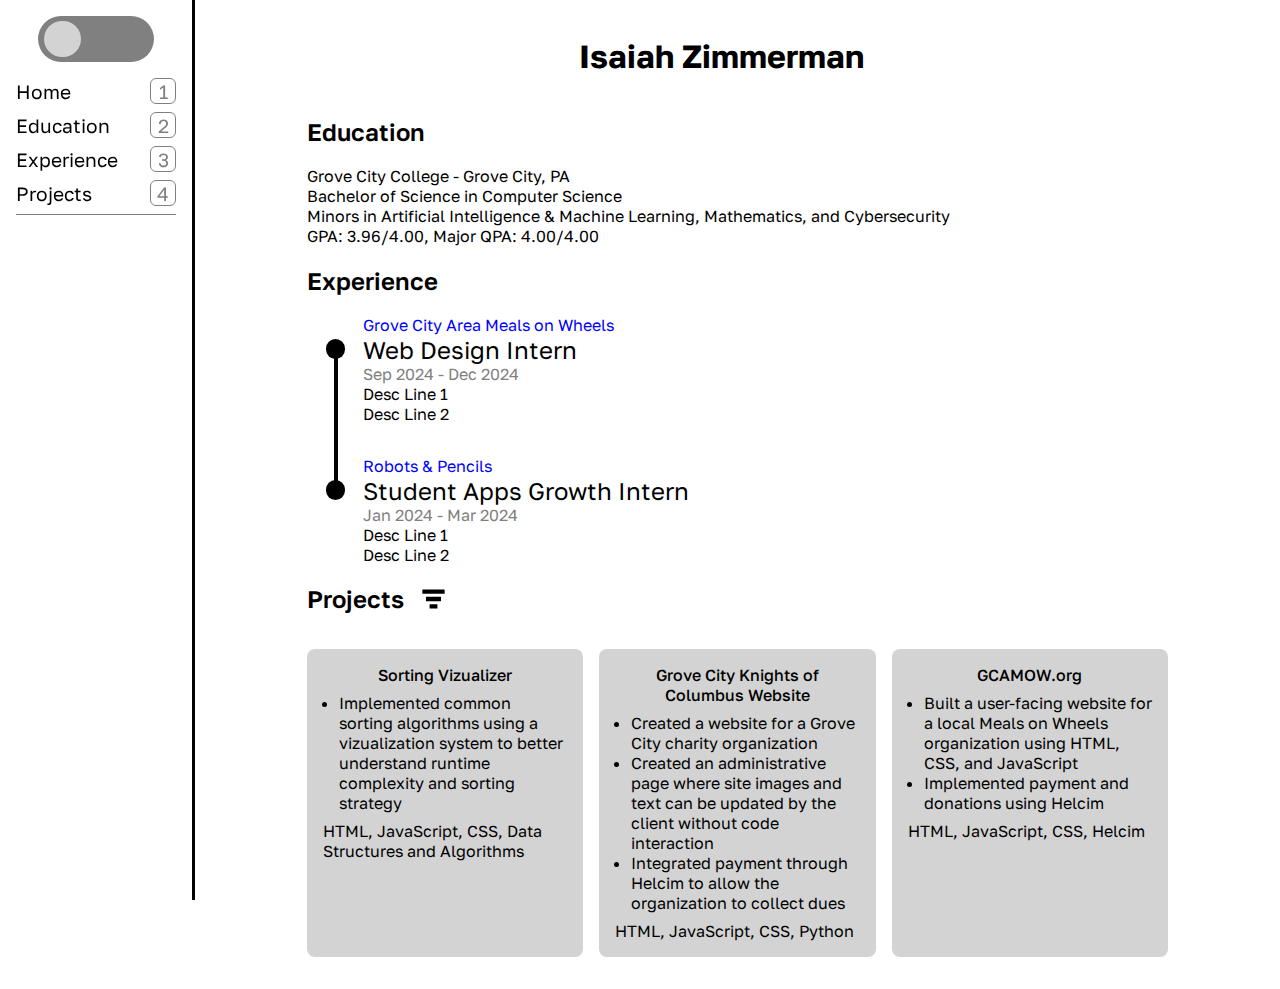
<file: index.html>
<!DOCTYPE html>
<html lang="en">
<head>
    <meta charset="UTF-8">
    <meta name="viewport" content="width=device-width, initial-scale=1.0">
    <title>Isaiah Zimmerman</title>

    <link rel="preconnect" href="https://fonts.googleapis.com">
    <link rel="preconnect" href="https://fonts.gstatic.com" crossorigin>
    <link href="https://fonts.googleapis.com/css2?family=Golos+Text:wght@400..900&family=Playwrite+GB+S:ital,wght@0,100..400;1,100..400&display=swap" rel="stylesheet">
    <!-- font -->

    <script src="intro.js"></script>
    <script src="main.js"></script>

    <link rel="stylesheet" href="intro.css">
    <link rel="stylesheet" href="style.css">
    <link rel="stylesheet" href="colorMode.css">
    <link rel="stylesheet" href="overlay.css">
</head>
<body>
    <div class="content">
        <div class="sidebar_spacer"></div>
        <div class="sidebar">
            <div id="color_theme_selector" onclick="cycleTheme()">
                <div id="color_theme_selector_switch">
                </div>
            </div>
            <div class="sidebar_content">
                <div class="sidebar_element">
                    <div class="sidebar_site">Home</div>
                    <div class="sidebar_key">1</div>
                </div>
                <div class="sidebar_element">
                    <div class="sidebar_site">Education</div>
                    <div class="sidebar_key">2</div>
                </div>
                <div class="sidebar_element">
                    <div class="sidebar_site">Experience</div>
                    <div class="sidebar_key">3</div>
                </div>
                <div class="sidebar_element">
                    <div class="sidebar_site">Projects</div>
                    <div class="sidebar_key">4</div>
                </div>
            </div>
        </div>
        <div class="main_content">
            <div class="name_container">
                <h1 class="name_h1"><span id="first_name">Isaiah</span> <span id="last_name">Zimmerman</span></h1>
                <div onclick="showAndPlayIntro()"><img src="assets/replay.svg" alt="" id="replay_intro"></div>
            </div>

            <h2 class="section_header">Education</h2>
            <div class="section">
                <div>Grove City College - Grove City, PA</div>
                <div>Bachelor of Science in Computer Science</div>
                <div>Minors in Artificial Intelligence & Machine Learning, Mathematics, and Cybersecurity</div>
                <div>GPA: 3.96/4.00, Major QPA: 4.00/4.00</div>
            </div>

            <h2 class="section_header">Experience</h2>
            <div class="section experience" id="experience"></div>

            <div class="projects_header_container">
                <h2 class="section_header">Projects</h2>
                <img id="projects_filter" src="assets/filter.svg" onclick="toggleProjectsFilters()" alt="">
            </div>
            <div class="section">
                <div class="projects_filter_tags" id="projects_filter_tags">
                    <div id="projects_filter_tags_inner"></div>
                </div>
                <div class="projects_display" id="projects_display">
                    <div class="projects_project">
                        <div class="projects_project_title">GCAMOW.org</div>
                        <ul>
                            <li>Hi</li>
                            <li>Hi</li>
                            <li>Hi</li>
                        </ul>
                        <div>
                            <div>HTML</div>
                            <div>CSS</div>
                            <div>JavaScript</div>
                        </div>
                    </div>
                </div>
            </div>
        </div>
    </div>
    <div class="temp_intro_bg" id="temp_intro_bg"></div>
    <div class="intro_animation" id="intro_animation">
        <div><span id="intro_hello">Hello</span> <span><img src="assets/hand.png" id="intro_hand" alt=""></span></div>
        <div><span id="intro_im">I'm</span> <span id="intro_first">Isaiah</span></div>
        <div id="intro_last">Zimmerman</div>
    </div>
    <div id="overlay">
        sorting vizualizer. more info about that
    </div>
</body>
</html>
</file>
<file: intro.css>
.intro_animation{
    position: absolute;
    top: 0;
    left: 0;
    width: 100vw;
    height: 100vh;
    background-color: var(--theme-white);
    font-size: xx-large;
    font-weight: bold;
    display: flex;
    flex-direction: column;
    justify-content: center;
    align-items: center;
    font-size: 15vmin;
    gap: 2vmin;
    transition: background-color 2s;
}

#intro_first, #intro_last, #intro_hello, #intro_hand, #intro_im{
    transition: font-size 2s, top 2s, left 2s, opacity 1s;
    opacity: 0;
}

#intro_hello, #intro_hand, #intro_im{
    font-weight: 400;
}

.temp_intro_bg{
    position: absolute;
    top: 0;
    left: 0;
    width: 100vw;
    height: 100vh;
    background-color: var(--theme-white);
}

#intro_hand{
    height: 12vmin;
    width: 12vmin;
}
</file>
<file: style.css>
body{
    font-family: "Golos Text", sans-serif;
    font-optical-sizing: auto;
    font-weight: 400;
    font-style: normal;
    background-color: var(--theme-bg);
    color: var(--theme-black);
    transition: background-color 1s, color 1s, border-color 1s;
}

html, body{
    padding: 0;
    margin: 0;
}

@media print {
    .experience_position_bullet, .connection_line {
        background-color: black; /* Example color */
        -webkit-print-color-adjust: exact; /* For WebKit browsers */
        print-color-adjust: exact; /* Standard property */
    }
}

[color-theme="light"]{
    --theme-white: white;
    --theme-black: black;
    --theme-blue: blue;
    --theme-gray: gray;
    --theme-lightgray: lightgray;
    --theme-translucent-white: rgba(255, 255, 255, 0.5);
}

[color-theme="dark"]{
    --theme-bg: rgb(28, 27, 34);
    --theme-white: black;
    --theme-black: white;
    --theme-blue: #8181FF;
    --theme-lightgray: #2B2A33;
    --theme-gray: #62606e;
    --theme-translucent-white: rgba(0, 0, 0, 0.5);
    #projects_filter, #replay_intro{
        filter: invert();
    }
}

[window-type="mobile"]{
    .sidebar, .sidebar_spacer{
        display: none;
    }
}

.content{
    display: flex;
}

.experience_element{
    margin-left: 3.5rem;
}

.experience_position{
    display: flex;
    margin-left: 1.2rem;
}

.experience_company{
    color: var(--theme-blue);
}

.experience_position_name{
    margin-left: 1.1rem;
    font-size: x-large;
}

.experience_dates{
    color: var(--theme-gray);
}

.spacing{
    height: 2rem;
}

.experience_position_bullet{
    background-color: var(--theme-black);
    width: 1.2rem;
    height: 1.2rem;
    aspect-ratio: 1;
    justify-self: center;
    align-self: center;
    border-radius: 100%;
    transition: background-color 1s;
}

.sidebar{
    width: 12rem;
    /* min-width: 8rem; */
    border-right: 3px solid var(--theme-black);
    height: 100vh;
    transition: border-color 1s;
    position: fixed;
    display: block;
}

.sidebar_spacer{
    min-width: 12rem;
    border-right: 3px solid var(--theme-black);
    height: 100vh;
    opacity: 0;
}

.sidebar_content{
    margin: 1rem;
}

.sidebar_element:last-of-type{
    border-bottom: 1px solid var(--theme-gray);
}

.sidebar_element{
    padding-bottom: 0.5rem;
    display: flex;
    justify-content: space-between;
    align-items: center;
}

.main_content{
    padding: 1rem min(7rem, 10vw);
    margin: 0 auto;
}

.sidebar_site{
    font-size: larger;
}

.sidebar_key{
    width: 1.5rem;
    height: 1.5rem;
    text-align: center;
    border: 1.7px solid var(--theme-gray);
    color: var(--theme-gray);
    font-size: larger;
    border-radius: 6px;
    display: flex;
    justify-content: center;
    align-items: center;
}

.experience{
    position: relative;
}

.connection_line{
    position: absolute;
    width: 4px;
    background-color: var(--theme-black);
    transition: background-color 1s;
}

.section_header{
    font-size: x-large;
    font-weight: 600;
}

.projects_header_container{
    display: flex;
}

#projects_filter{
    height: 1.8rem;
    justify-self: center;
    align-self: center;
    margin-left: 1rem;
    cursor: pointer;
}

.projects_filter_tags{
    transition: height 0.5s;
    overflow-y: hidden;
    height: 0px;
    color: var(--theme-black);
}

.projects_filter_group_items{
    display: flex;
    flex-wrap: wrap;
    gap: 0.3rem;
}

.projects_filter_group_items div{
    background-color: var(--theme-gray);
    padding: 0.2rem;
    border: 2px solid var(--theme-gray);
    border-radius: 5px;
    cursor: pointer;
}

#replay_intro{
    height: 1.5rem;
    margin-left: 0.5rem;
    padding-top: 0.4rem;
    opacity: 0;
    transition: opacity 1s;
    cursor: pointer;
}

.name_container{
    display: flex;
    align-items: center;
    justify-content: center;
}

.name_h1{
    width: fit-content;
    display: flex;
    flex-wrap: wrap;
    gap: 0.5rem;
}

[color-theme-raw="light"]{
    #color_theme_selector_switch{
        left: 63%;
    }
}

[color-theme-raw="dark"]{
    #color_theme_selector_switch{
        left: 34%;
    }
}

[color-theme-raw="auto"]{
    #color_theme_selector_switch{
        left: 5%;
    }
}

.projects_display{
    padding: 1rem 0;
    width: 100%;
    /* background-color: aqua; */
    display: flex;
    flex-wrap: wrap;
    gap: 1rem;
    /* justify-content: center; */
}

.projects_project{
    /* border: 3px solid var(--theme-black); */
    border-radius: 0.5rem;
    padding: 1rem;
    min-width: 15rem;

    flex: 1;

    /* background: rgb(129,129,255); */
    background-color: var(--theme-lightgray);

    transition: background-color 1s, color 1s, border-color 1s, margin 0.5s, padding 0.5s;
}

.projects_project:hover{
    margin: -0.5rem;
    padding: 1.5rem;
    cursor: pointer;
    background-color: var(--theme-gray);
}


.projects_project_title{
    text-align: center;
    font-weight: 500;
}

.projects_project ul{
    padding-left: 1rem;
    margin: 0.5rem 0;
}
</file>
<file: colorMode.css>
#color_theme_selector{
    width: 60%;
    margin: 1rem auto;
    background-color: var(--theme-gray);
    aspect-ratio: 2.5;
    position: relative;
    border-radius: 1.5rem;
    cursor: pointer;
    /* border: 3px solid var(--theme-lig); */
    transition: border-color 1s, color 1s, background-color 1s;
}

#color_theme_selector_switch{
    position: absolute;
    height: 80%;
    aspect-ratio: 1;
    top: 10%;
    background-color: var(--theme-lightgray);
    border-radius: 100%;
    transition: left 0.25s, color 1s, background-color 1s;
    display: flex;
    justify-content: center;
    align-items: center;
}
</file>
<file: overlay.css>
#overlay{
    position: fixed;
    top: 0;
    left: 0;
    background-color: black;
    outline: 1px solid black;
    /* TODO: overlay system */
    display: none;
}
</file>
